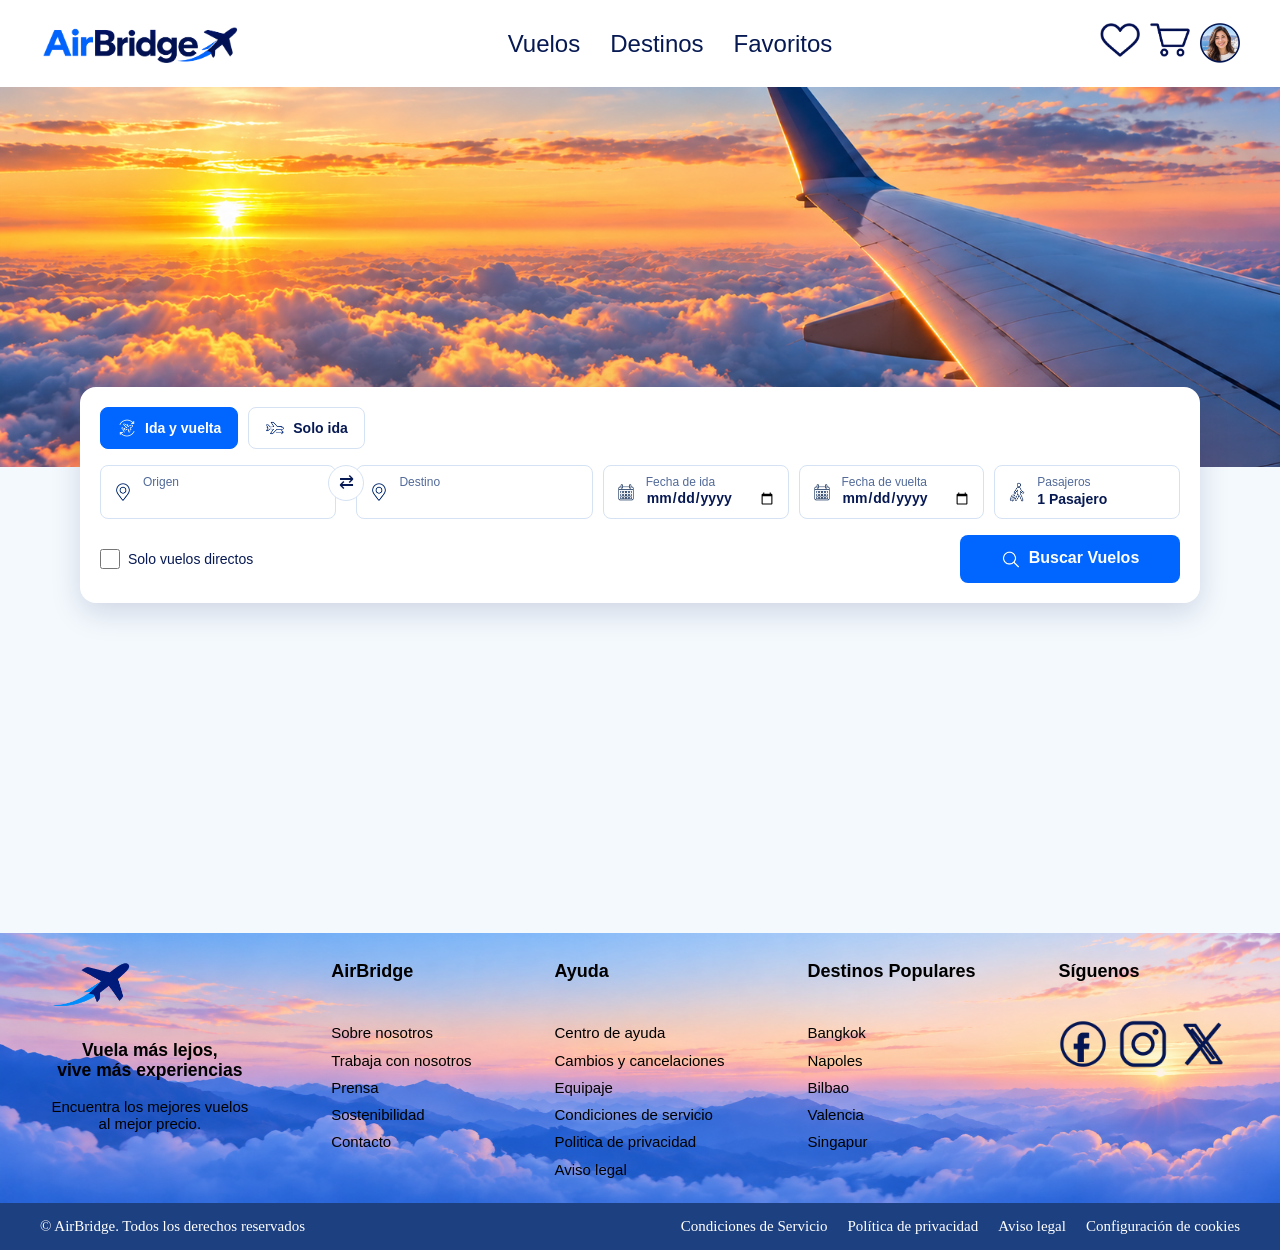
<file: index.html>
<!DOCTYPE html>
<html lang="es">

<head>
    <meta charset="UTF-8">
    <meta name="viewport" content="width=device-width, initial-scale=1.0">
    <meta name="author" content="Grupo4">
    <meta name="description" content="Buscador de vuelos">
    <link rel="icon" href="assets/logo_tab.png" type="image/png">
    <link rel="stylesheet" href="css/normalize.css">
    <link rel="stylesheet" href="css/variables.css">
    <link rel="stylesheet" href="css/style.css">
    <link rel="stylesheet" href="css/index.css">

    <title>AirBridge</title>
</head>

<body>
    <header>
        <nav class="header__nav">

            <a href="index.html" class="header__logo-link">
                <img src="assets/logo.png" alt="image_logo">
            </a>

            <ul class="header__navigator">
                <li>
                    <a class="header__navigator-link" href="index.html">Vuelos</a>
                </li>
                <li>
                    <a class="header__navigator-link" href="#">Destinos</a>
                </li>
                <li>
                    <a class="header__navigator-link" href="#">Favoritos</a>
                </li>
            </ul>
 
            <ul class="header__net">
                <li class="header__net-link">
                    <a href="results.html">
                        <img src="assets/icons/corazon.png" alt="Favorites">
                    </a>
                </li>
                <li class="header__net-link">
                    <a href="shoppingCart.html">
                        <img src="assets/icons/carrito.png" alt="Shopping-car">
                    </a>
                </li>
                <li class="header__net-link">
                    <a href="#">
                        <img src="assets/icons/logged_in.png" alt="User">
                    </a>
                </li>
            </ul>
        </nav>
    </header>
    <main>
        <div>
            <img src="assets/portada.png" class="front__image" alt="image-front">
        </div>
        <form action="" class="form" id="searchForm">
       <!-- FORMULARIO  -->

        </form>
    </main>
    <footer>
        <div class="footer">
            <section class="footer__section">
                <div class="footer__logo">
                    <img  src="assets/logo_tab.png" height="80px" width="80px" alt="image/logo"
                        class="footer__logo-image">
                    <div class="footer__logo-text">
                        <h3>Vuela más lejos, <br> vive más experiencias</h3>
                        <p>Encuentra los mejores vuelos <br> al mejor precio.</p>
                    </div>

                </div>
                <div class="footer__air">
                    <h3 class="footer__air-text">AirBridge</h3>
                    <ul class="footer__air-list">
                        <li>Sobre nosotros</li>
                        <li>Trabaja con nosotros</li>
                        <li>Prensa</li>
                        <li>Sostenibilidad</li>
                        <li>Contacto</li>
                    </ul>
                </div>
                <div class="footer__air">
                    <h3 class="footer__air-text">Ayuda</h3>
                    <ul class="footer__air-list">
                        <li>Centro de ayuda</li>
                        <li>Cambios y cancelaciones</li>
                        <li>Equipaje</li>
                        <li>Condiciones de servicio</li>
                        <li>Politica de privacidad</li>
                        <li>Aviso legal</li>
                    </ul>
                </div>
                <div class="footer__air">
                    <h3 class="footer__air-text">Destinos Populares</h3>
                    <ul class="footer__air-list">
                        <li>Bangkok</li>
                        <li>Napoles</li>
                        <li>Bilbao</li>
                        <li>Valencia</li>
                        <li>Singapur</li>
                    </ul>
                </div>
                <div class="footer__air">
                    <h3 class="footer__air-text">Síguenos</h3>
                    <ul class="footer__logo-list">
                        <li>
                            <img src="assets/icons/facebook.png" height="50px" width="50px" alt="image/facebook">
                        </li>
                        <li>
                            <img src="assets/icons/instagram.png" height="50px" width="50px" alt="image/instagram">
                        </li>
                        <li>
                            <img src="assets/icons/x.png" height="50px" width="50px" alt="image/x">
                        </li>
                    </ul>
                </div>
            </section>

        </div> <!-- footer -->
        <div class="footer__copy">
            <p>&copy; AirBridge. Todos los derechos reservados
            <div class="footer__copy-net">
                <p>Condiciones de Servicio</p>
                <p>Política de privacidad</p>
                <p>Aviso legal</p>
                <p>Configuración de cookies</p>
            </div>
        </div>
    </footer>
    <script type="module" src="js/pages/index.js" ></script>
</body>

</html>
</file>
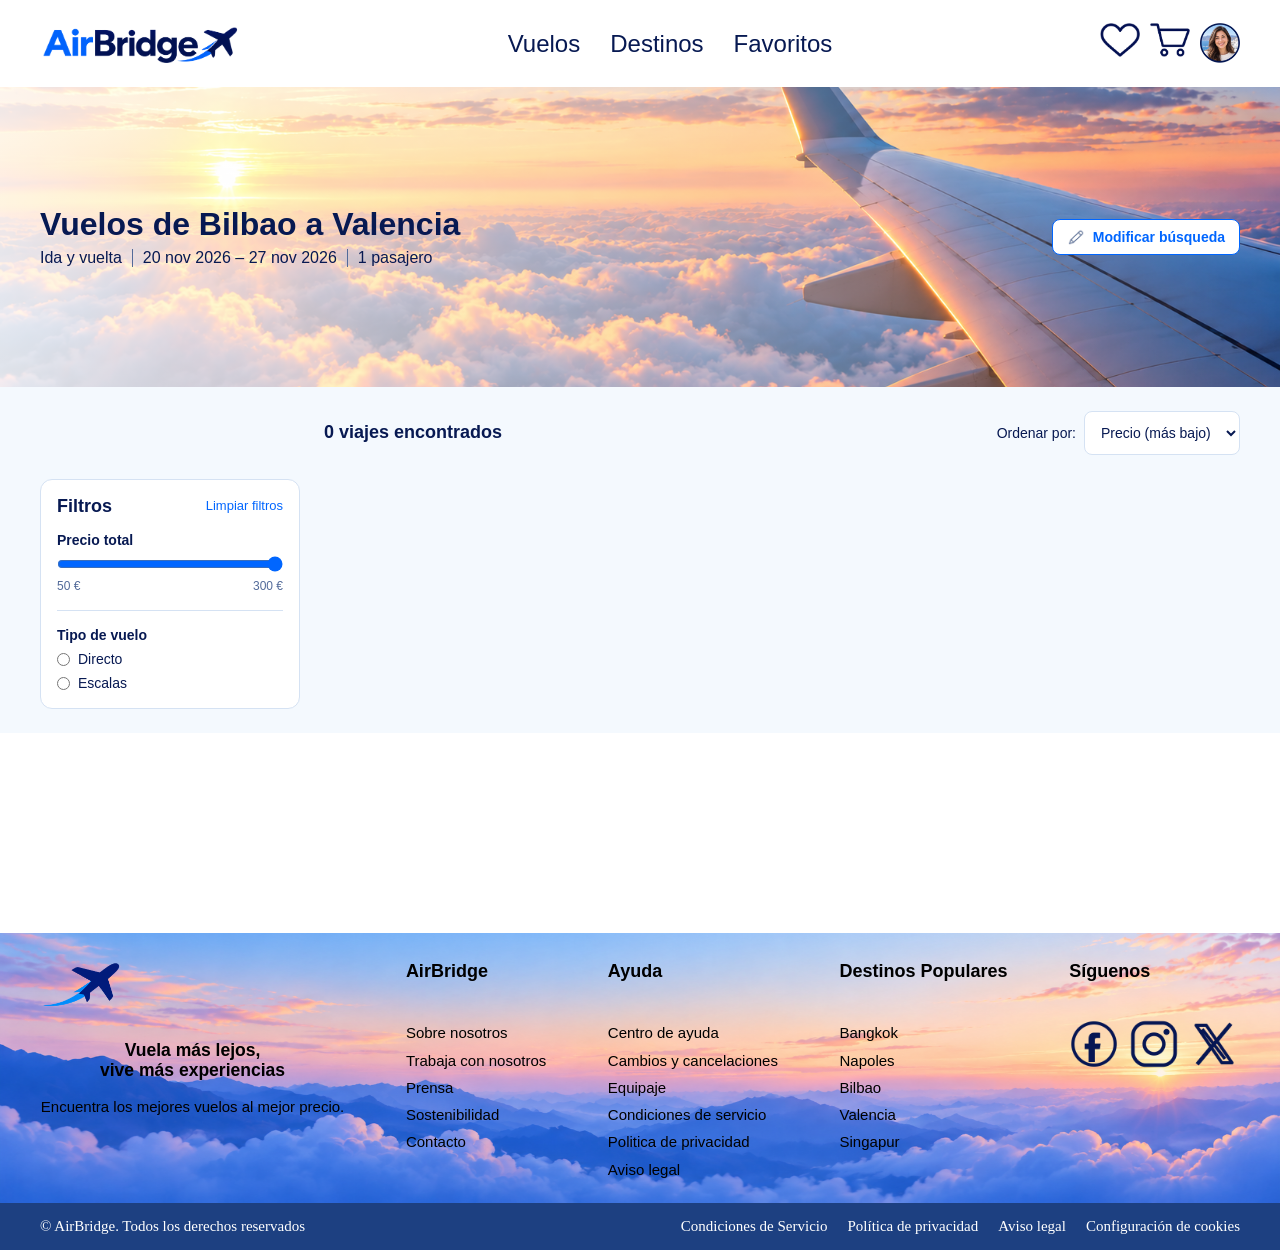
<file: results.html>
<!doctype html>
<html lang="es">

<head>
    <meta charset="UTF-8" />
    <meta name="viewport" content="width=device-width, initial-scale=1.0" />
    <meta name="author" content="Grupo4" />
    <meta name="description" content="Buscador de vuelos" />
    <link rel="icon" href="assets/logo_tab.png" type="image/png" />
    <link rel="stylesheet" href="css/normalize.css" />
    <link rel="stylesheet" href="css/variables.css" />
    <link rel="stylesheet" href="css/style.css" />
    <link rel="stylesheet" href="css/results.css" />

    <title>AirBridge</title>
</head>

<body>
    <header>
        <nav class="header__nav">
            <a href="index.html" class="header__logo-link">
                <img src="assets/logo.png" height="60px" width="200px" alt="image_logo" />
            </a>

            <ul class="header__navigator">
                <li>
                    <a class="header__navigator-link" href="index.html">Vuelos</a>
                </li>
                <li>
                    <a class="header__navigator-link" href="#">Destinos</a>
                </li>
                <li>
                    <a class="header__navigator-link" href="#">Favoritos</a>
                </li>
            </ul>

            <ul class="header__net">
                <li class="header__net-link">
                    <a href="results.html">
                        <img src="assets/icons/corazon.png" height="40px" width="40px" alt="Favorites" />
                    </a>
                </li>
                <li class="header__net-link">
                    <a href="shoppingCart.html">
                        <img src="assets/icons/carrito.png" alt="Shopping-car" />
                    </a>
                </li>
                <li class="header__net-link">
                    <a href="#">
                        <img src="assets/icons/logged_in.png" alt="User" />
                    </a>
                </li>
            </ul>
        </nav>
    </header>
    <main>
        <section class="search-summary">
            <img src="assets/portada.png" class="front__image" alt="" />

            <div class="search-summary__content">
                <div class="search-summary__text">
                    <h1 class="search-summary__title">
                        Vuelos de <span id="summaryOrigin">Bilbao</span> a <span id="summaryDestination">Valencia</span>
                    </h1>
                    <ul class="search-summary__details">
                        <li id="summaryTripType">Ida y vuelta</li>
                        <li>
                            <time id="summaryDepartureDate" datetime="2026-11-20">20 nov 2026</time> –
                            <time id="summaryReturnDate" datetime="2026-11-27">27 nov 2026</time>
                        </li>
                        <li><span id="summaryPassengers">1</span> pasajero</li>
                    </ul>
                </div>

                <a class="search-summary__edit" href="index.html?editar=1">
                    <img src="assets/icons/lapiz.png" alt="" width="18" height="18">
                    Modificar búsqueda
                </a>
            </div>

        </section>
        <div class="results-page">
            <div class="results__toolbar">
                <button class="results__filters-button" id="filtersButton" type="button" aria-controls="filters"
                    aria-expanded="false">
                    Filtros
                </button>
                <h2 class="results__count">
                    <span id="resultsCount">12</span> viajes encontrados
                </h2>
                <label class="results__sort">
                    <span class="results__sort-label">Ordenar por:</span>
                    <select class="results__sort-select" id="sortSelect" name="sort" aria-label="Ordenar por">
                        <option value="priceAsc">Precio (más bajo)</option>
                        <option value="priceDesc">Precio (más alto)</option>
                        <option value="duration">Duración</option>
                    </select>
                </label>
            </div>

            <aside class="filters" id="filters">
                <form class="filters__form" id="filtersForm">
                    <div class="filters__header">
                        <h2 class="filters__title">Filtros</h2>
                        <button class="filters__clear" type="reset">
                            Limpiar filtros
                        </button>
                    </div>

                    <fieldset class="filters__group">
                        <legend class="filters__legend">Precio total</legend>
                        <input class="filters__range" type="range" name="maxPrice" min="50" max="300" step="10"
                            value="300" />
                        <div class="filters__range-labels">
                            <span>50 €</span>
                            <span>300 €</span>
                        </div>
                    </fieldset>

                    <fieldset class="filters__group">
                        <legend class="filters__legend">Tipo de vuelo</legend>
                        <label class="filters__option"><input type="radio" name="stops" value="direct" />
                            Directo</label>
                        <label class="filters__option"><input type="radio" name="stops" value="withStops" />
                            Escalas</label>
                    </fieldset>
                </form>
            </aside>

            <section class="results" id="resultsContainer">
                <!-- Tarjetas viajes -->
            </section>
        </div>
    </main>
    <footer>
        <div class="footer">
            <section class="footer__section">
                <div class="footer__logo">
                    <img src="assets/logo_tab.png" height="80px" width="80px" alt="image/logo"
                        class="footer__logo-image" />
                    <div class="footer__logo-text">
                        <h3>
                            Vuela más lejos, <br />
                            vive más experiencias
                        </h3>
                        <p>Encuentra los mejores vuelos al mejor precio.</p>
                    </div>
                </div>
                <div class="footer__air">
                    <h3 class="footer__air-text">AirBridge</h3>
                    <ul class="footer__air-list">
                        <li>Sobre nosotros</li>
                        <li>Trabaja con nosotros</li>
                        <li>Prensa</li>
                        <li>Sostenibilidad</li>
                        <li>Contacto</li>
                    </ul>
                </div>
                <div class="footer__air">
                    <h3 class="footer__air-text">Ayuda</h3>
                    <ul class="footer__air-list">
                        <li>Centro de ayuda</li>
                        <li>Cambios y cancelaciones</li>
                        <li>Equipaje</li>
                        <li>Condiciones de servicio</li>
                        <li>Politica de privacidad</li>
                        <li>Aviso legal</li>
                    </ul>
                </div>
                <div class="footer__air">
                    <h3 class="footer__air-text">Destinos Populares</h3>
                    <ul class="footer__air-list">
                        <li>Bangkok</li>
                        <li>Napoles</li>
                        <li>Bilbao</li>
                        <li>Valencia</li>
                        <li>Singapur</li>
                    </ul>
                </div>
                <div class="footer__air">
                    <h3 class="footer__air-text">Síguenos</h3>
                    <ul class="footer__logo-list">
                        <li>
                            <img src="assets/icons/facebook.png" height="50px" width="50px" alt="image/facebook" />
                        </li>
                        <li>
                            <img src="assets/icons/instagram.png" height="50px" width="50px" alt="image/instagram" />
                        </li>
                        <li>
                            <img src="assets/icons/x.png" height="50px" width="50px" alt="image/x" />
                        </li>
                    </ul>
                </div>
            </section>
        </div>
        <!-- footer -->
        <div class="footer__copy">
            <p>&copy; AirBridge. Todos los derechos reservados</p>
            <div class="footer__copy-net">
                <p>Condiciones de Servicio</p>
                <p>Política de privacidad</p>
                <p>Aviso legal</p>
                <p>Configuración de cookies</p>
            </div>
        </div>
    </footer>
    <script type="module" src="./js/pages/results.js"></script>
</body>

</html>
</file>
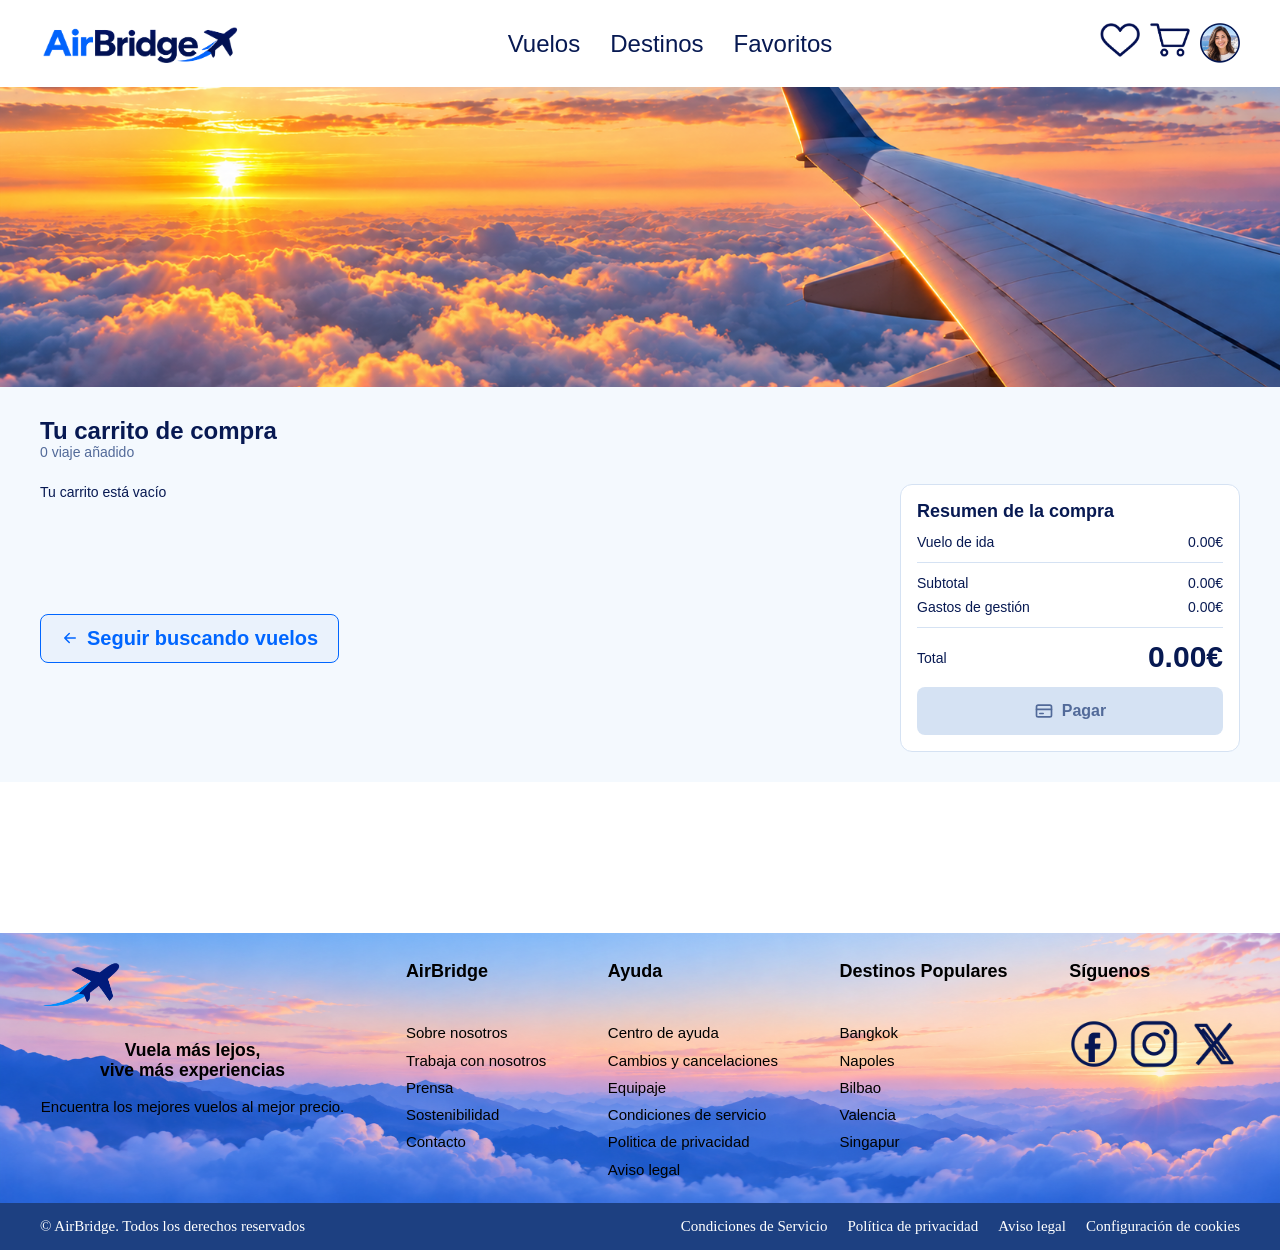
<file: shoppingCart.html>
<!DOCTYPE html>
<html lang="es">

<head>
    <meta charset="UTF-8">
    <meta name="viewport" content="width=device-width, initial-scale=1.0">
    <meta name="author" content="Grupo4">
    <meta name="description" content="Buscador de vuelos">
    <link rel="icon" href="assets/logo_tab.png" type="image/png">
    <link rel="stylesheet" href="css/normalize.css">
    <link rel="stylesheet" href="css/variables.css">
    <link rel="stylesheet" href="css/style.css">
    <link rel="stylesheet" href="css/results.css">
    <link rel="stylesheet" href="css/shoppingCart.css">

    <title>AirBridge</title>
</head>

<body>
    <header>
        <nav class="header__nav">

            <a href="index.html" class="header__logo-link">
                <img src="assets/logo.png" alt="image_logo">
            </a>

            <ul class="header__navigator">
                <li>
                    <a class="header__navigator-link" href="index.html">Vuelos</a>
                </li>
                <li>
                    <a class="header__navigator-link" href="#">Destinos</a>
                </li>
                <li>
                    <a class="header__navigator-link" href="#">Favoritos</a>
                </li>
            </ul>

            <ul class="header__net">
                <li class="header__net-link">
                    <a href="results.html">
                        <img src="assets/icons/corazon.png" alt="Favorites">
                    </a>
                </li>
                <li class="header__net-link">
                    <a href="shoppingCart.html">
                        <img src="assets/icons/carrito.png" alt="Shopping-car">
                    </a>
                </li>
                <li class="header__net-link">
                    <a href="#">
                        <img src="assets/icons/logged_in.png" alt="User">
                    </a>
                </li>
            </ul>
        </nav>
    </header>
    <main>
        <div>
            <img src="assets/portada.png" class="front__image" alt="image-front">
        </div>

        <div class="cart-page">
            <div class="cart__heading">
                <h1 class="cart__title">Tu carrito de compra</h1>
                <p class="cart__count"><span id="cartCount">1</span> viaje añadido</p>
            </div>

            <section class="cart__items" id="cartContainer"></section>
        </div>
    </main>
    <footer>
        <div class="footer">
            <section class="footer__section">
                <div class="footer__logo">
                    <img src="assets/logo_tab.png" height="80px" width="80px" alt="image/logo"
                        class="footer__logo-image">
                    <div class="footer__logo-text">
                        <h3>Vuela más lejos, <br> vive más experiencias</h3>
                        <p>Encuentra los mejores vuelos al mejor precio.</p>
                    </div>

                </div>
                <div class="footer__air">
                    <h3 class="footer__air-text">AirBridge</h3>
                    <ul class="footer__air-list">
                        <li>Sobre nosotros</li>
                        <li>Trabaja con nosotros</li>
                        <li>Prensa</li>
                        <li>Sostenibilidad</li>
                        <li>Contacto</li>
                    </ul>
                </div>
                <div class="footer__air">
                    <h3 class="footer__air-text">Ayuda</h3>
                    <ul class="footer__air-list">
                        <li>Centro de ayuda</li>
                        <li>Cambios y cancelaciones</li>
                        <li>Equipaje</li>
                        <li>Condiciones de servicio</li>
                        <li>Politica de privacidad</li>
                        <li>Aviso legal</li>
                    </ul>
                </div>
                <div class="footer__air">
                    <h3 class="footer__air-text">Destinos Populares</h3>
                    <ul class="footer__air-list">
                        <li>Bangkok</li>
                        <li>Napoles</li>
                        <li>Bilbao</li>
                        <li>Valencia</li>
                        <li>Singapur</li>
                    </ul>
                </div>
                <div class="footer__air">
                    <h3 class="footer__air-text">Síguenos</h3>
                    <ul class="footer__logo-list">
                        <li>
                            <img src="assets/icons/facebook.png" height="50px" width="50px" alt="image/facebook">
                        </li>
                        <li>
                            <img src="assets/icons/instagram.png" height="50px" width="50px" alt="image/instagram">
                        </li>
                        <li>
                            <img src="assets/icons/x.png" height="50px" width="50px" alt="image/x">
                        </li>
                    </ul>
                </div>
            </section>

        </div> <!-- footer -->
        <div class="footer__copy">
            <p>&copy; AirBridge. Todos los derechos reservados
            <div class="footer__copy-net">
                <p>Condiciones de Servicio</p>
                <p>Política de privacidad</p>
                <p>Aviso legal</p>
                <p>Configuración de cookies</p>
            </div>
        </div>
    </footer>
    <script type="module" src="js/pages/shoppingCart.js"></script>

</body>

</html>
</file>
<file: css/variables.css>
:root{

/* =================================================
                  MAIN COLORS                           
===================================================*/

   --color-primary:     #0066FF; /* Azul eléctrico */
   --color-secondary:   #2563EB; /* Azul intenso */
   --color-navy:        #071952; /* Azul marino oscuro */
   --color-success:     #12B76A; /* Verde (vuelo seleccionado) */
   --color-success-dark:#039855; /* Verde oscuro (hover del seleccionado) */

/* =================================================
                BACKGROUND                         
====================================================*/
   
   --bg-primary:        #F4F9FE; /* Blanco azulado muy claro */
   --color-surface:     #FFFFFF; /* Blanco puro */
   --color-surface-blue:#EAF2FC; /* Azul hielo muy claro */

/* ==================================================
                  TEXTS                              
=====================================================*/

   --color-text:           #071952;  /* Azul marino oscuro */
   --color-text-secondary: #526A99;  /* Azul grisáceo */

/* ==================================================
                  BORDERS                              
=====================================================*/

   --color-border:  #D5E2F3; /* Azul grisáceo muy claro */

/* ==================================================
                  FOOTER                              
=====================================================*/

    --color-footer: #1D4081; /* Azul marino medio */

/* ==================================================
                  FONTS                              
=====================================================*/

   --font-primary:      Arial, Helvetica, sans-serif;
   --font-second:       Verdana, Geneva, sans-serif;

}
</file>
<file: css/style.css>
/*==========================================
              ESTILOS GENERALES             
============================================*/


html {
    box-sizing: border-box;
    font-size: 62.5%;
    /* Cambiamos la proporción 1rem = 10px  */
}

*,
*:before,
*:after {
    box-sizing: inherit;
}

/* =============================================
                  COMUNES                       
================================================*/

img {
    display: block;
    max-width: 100%;
    height: auto;
}

a {
    text-decoration: none;
    font-size: 2rem;
    color: var(--color-text);
}

ul {
    list-style: none;
}

.contenedor {
  max-width: 120rem;
  width: 90%;
  margin: 0 auto;
}

/*===============================================
                   HEADER                        
====================================================*/


/*---------------Mobile*/

.header__nav {
    background-color: var(--color-surface);
    display: flex;
    flex-wrap: wrap;
    justify-content: space-between;
    align-items: center;
    margin: 0;
    padding: 1rem 1.6rem;
    row-gap: 1rem;
}

.header__logo-link {
    width: 12rem;
}

.header__navigator {
    display: flex;
    gap: 3rem;
    order: 3;
    width: 100%;
    justify-content: center;
}

.header__navigator-link {
    font-family: var(--font-primary);
    font-size: 1.6rem;
}

.header__net {
    display: flex;
    gap: 1rem;
}

.header__net img {
    width: 2.8rem;
}

/* Círculo con el número de viajes del carrito */
.header__cart-link {
    position: relative;
    display: block;
}

.header__cart-badge {
    position: absolute;
    top: -0.6rem;
    right: -0.8rem;
    display: flex;
    justify-content: center;
    align-items: center;
    min-width: 2rem;
    height: 2rem;
    padding: 0 0.5rem;
    border-radius: 1rem;
    background-color: var(--color-primary);
    color: var(--color-surface);
    font-family: var(--font-primary);
    font-size: 1.2rem;
    font-weight: bold;
    line-height: 1;
}

.header__cart-badge[hidden] {
    display: none;
}


/*--------------Desktop*/
@media (min-width:1024px) {
    .header__nav {
        flex-wrap: nowrap;
        padding: 1rem 4rem;
    }

    .header__logo-link {
        width: 20rem;
    }

    .header__navigator {
        order: 0;
        width: auto;
        gap: 3rem;
    }

    .header__navigator-link {
        font-size: 2.4rem;
    }

    .header__net img {
        width: 4rem;
    }

}







/*================================================
               PORTADA                            
==================================================*/
main {
    margin: 0;
    padding: 0;
    min-height: 94vh;
}

.front__image {
    display: block;
    width: 100%;
    height: 30rem;
    object-fit: cover;
    object-position: center;
    margin: 0;
    padding: 0;
}





/*==================================
            FOOTER                   
=============================================*/
/*==================================
            FOOTER
=============================================*/

/*---------------Mobile*/

.footer {
    background-image: url(../assets/img_footer.png);
    background-size: cover;
    background-repeat: no-repeat;
    background-position: bottom;
}

.footer__section {
    display: grid;
    grid-template-columns: repeat(2, 1fr);
    gap: 2rem;
    padding: 1rem 2rem;

}

.footer__logo-text {
    font-family: var(--font-second);
    font-size: 1.5rem;
}
.footer__logo {
    text-align: center;
}

.footer__air {
    display: flex;
    flex-direction: column;
    gap: 1rem;
}

.footer__air-text {
    font-family: var(--font-primary);
    font-size: 1.8rem;
}

.footer__air-list {
    display: flex;
    flex-direction: column;
    gap: 1rem;
    padding: 0;
    font-family: var(--font-second);
    font-size: 1.5rem;
}

.footer__logo {
    grid-column: 1 / -1;
}

.footer__logo-list {
    display: flex;
    gap: 1rem;
    padding-left: 0;
}

.footer__copy {
    display: flex;
    flex-direction: column;
    gap: 1rem;
    padding: 1rem 1.6rem;
    font-size: 1.5rem;
    background-color: var(--color-footer);
    color: var(--color-surface);
}

.footer__copy-net {
    display: grid;
    grid-template-columns: repeat(2, 1fr);
    gap: 1rem;
}

/*--------------Desktop*/

@media (min-width: 448px) {
    .footer__section {
        display: flex;
        justify-content: space-around;

        /* grid-template-columns: 1.5fr repeat(4, 1fr); */
    }

    .footer__copy {
        flex-direction: row;
        justify-content: space-between;
        padding: 0 4rem;
    }

    .footer__copy-net {
        display: flex;
        gap: 2rem;
    }
}
</file>
<file: css/index.css>
/* ////////////////// MOBILE DESIGN //////////////////// */

main {
   background-color: var(--bg-primary);
}

/* La portada dell'home è più alta; override solo per questa pagina */
.front__image {
   height: 26rem;
}

/* ---------- Card del form ---------- */

.form {
   position: relative;
   margin: -8rem 1.6rem 3rem;
   padding: 1.6rem;
   background-color: var(--color-surface);
   border-radius: 1.6rem;
   box-shadow: 0 1rem 3rem rgba(7, 25, 82, 0.15);
   font-family: var(--font-primary);
   color: var(--color-text);
}

.fieldset-form {
   display: grid;
   grid-template-columns: 1fr 1fr;
   gap: 1rem;
   min-width: 0;
   margin: 0;
   padding: 0;
   border: none;
}

/* ---------- Ida y vuelta / Solo ida ---------- */

.form-buttons-trip {
   grid-column: 1 / -1;
   display: flex;
   gap: 1rem;
   margin-bottom: 0.6rem;
}

#round-trip,
#one-trip {
   display: flex;
   align-items: center;
   gap: 0.8rem;
   padding: 1rem 1.6rem;
   border: 1px solid var(--color-border);
   border-radius: 0.8rem;
   background-color: var(--color-surface);
   color: var(--color-text);
   font-family: inherit;
   font-size: 1.4rem;
   font-weight: bold;
   cursor: pointer;
}

#round-trip::before,
#one-trip::before {
   content: "";
   width: 2rem;
   height: 2rem;
   background-size: contain;
   background-repeat: no-repeat;
   background-position: center;
}

#round-trip::before { background-image: url(../assets/icons/ida_vuelta.png); }
#one-trip::before   { background-image: url(../assets/icons/ida.png); }

/* Il JS non segna il bottone attivo: lo deduciamo dallo stato di "Vuelta".
   Di default è attivo "Ida y vuelta"; con returnDate disabilitato lo è "Solo ida". */
.fieldset-form:not(:has(#returnDate:disabled)) #round-trip,
.fieldset-form:has(#returnDate:disabled) #one-trip {
   background-color: var(--color-primary);
   border-color: var(--color-primary);
   color: var(--color-surface);
}

.fieldset-form:not(:has(#returnDate:disabled)) #round-trip::before,
.fieldset-form:has(#returnDate:disabled) #one-trip::before {
   filter: brightness(0) invert(1);
}

/* ---------- Campi (label + input) ---------- */

.fieldset-form > label {
   display: grid;
   grid-template-columns: 2rem 1fr;
   column-gap: 1rem;
   align-items: center;
   padding: 1rem 1.2rem;
   border: 1px solid var(--color-border);
   border-radius: 0.8rem;
   background-color: var(--color-surface);
   font-size: 1.2rem;
   color: var(--color-text-secondary);
}

/* l'attributo hidden del JS perderebbe contro display:grid */
.fieldset-form > label[hidden] {
   display: none;
}

.fieldset-form > label:focus-within {
   border-color: var(--color-primary);
}

/* icona a sinistra, a cavallo delle due righe (etichetta + input) */
.fieldset-form > label::before {
   content: "";
   grid-row: 1 / span 2;
   width: 2rem;
   height: 2rem;
   background-size: contain;
   background-repeat: no-repeat;
   background-position: center;
}

label[for="origin"]::before        { background-image: url(../assets/icons/ubicacion.png); }
label[for="destination"]::before   { background-image: url(../assets/icons/ubicacion.png); }
label[for="departureDate"]::before { background-image: url(../assets/icons/calendario.png); }
label[for="returnDate"]::before    { background-image: url(../assets/icons/calendario.png); }
label[for="passenger"]::before     { background-image: url(../assets/icons/pasajero.png); }

.fieldset-form > label input,
.fieldset-form > label select {
   width: 100%;
   min-width: 0;
   padding: 0;
   border: none;
   background: transparent;
   font-family: inherit;
   font-size: 1.4rem;
   font-weight: bold;
   color: var(--color-text);
   appearance: none;
}

.fieldset-form > label input:focus,
.fieldset-form > label select:focus {
   outline: none;
}


/* Mobile: origen, destino, pasajeros a tutta larghezza; le date in due colonne */
label[for="origin"],
label[for="destination"],
label[for="passenger"] {
   grid-column: 1 / -1;
}

/* Con "Solo ida" la data de ida occupa tutta la riga */
.fieldset-form:has(#returnDate:disabled) label[for="departureDate"] {
   grid-column: 1 / -1;
}

/* ---------- Swap ---------- */

#swap {
   grid-column: 1 / -1;
   justify-self: center;
   width: 3.6rem;
   height: 3.6rem;
   margin: -1.6rem 0;
   z-index: 1;
   border: 1px solid var(--color-border);
   border-radius: 50%;
   background-color: var(--color-surface);
   color: var(--color-text);
   font-size: 1.8rem;
   cursor: pointer;
}

/* ---------- Checkbox + Buscar ---------- */

.formSubmit {
   grid-column: 1 / -1;
   display: flex;
   flex-direction: column;
   gap: 1.6rem;
   margin-top: 0.6rem;
}

.formSubmit label {
   display: flex;
   align-items: center;
   gap: 0.8rem;
   font-size: 1.4rem;
   cursor: pointer;
}

#directCheckbox {
   width: 2rem;
   height: 2rem;
   accent-color: var(--color-primary);
}

#submit-form {
   display: flex;
   justify-content: center;
   align-items: center;
   gap: 0.8rem;
   padding: 1.4rem 2.4rem;
   border: none;
   border-radius: 0.8rem;
   background-color: var(--color-primary);
   color: var(--color-surface);
   font-family: inherit;
   font-size: 1.6rem;
   font-weight: bold;
   cursor: pointer;
}

#submit-form:hover {
   background-color: var(--color-secondary);
}

#submit-form::before {
   content: "";
   width: 2rem;
   height: 2rem;
   background: url(../assets/icons/lupa.png) center / contain no-repeat;
   filter: brightness(0) invert(1);
}


/*  ///////////////////////////////////////////////////////////
   //////////////   DESIGNS OF OTHER DEVICES   ///////////////
/* ////////////////////////////////////////////////////////// */

@media (min-width: 1024px) {

   .front__image {
      height: 38rem;
   }

   .form {
      max-width: 112rem;
      margin: -8rem auto 4rem;
      padding: 2rem;
   }

   /* origen | swap (colonna a larghezza 0) | destino | ida | vuelta | pasajeros */
   .fieldset-form {
      grid-template-columns: 1.4fr 0 1.4fr 1.1fr 1.1fr 1.1fr;
   }

   label[for="origin"],
   label[for="destination"],
   label[for="passenger"],
   .fieldset-form:has(#returnDate:disabled) label[for="departureDate"] {
      grid-column: auto;
   }

   #swap {
      grid-column: auto;
      margin: 0 -1.8rem;
   }

   .formSubmit {
      flex-direction: row;
      justify-content: space-between;
      align-items: center;
   }

   #submit-form {
      min-width: 22rem;
   }
}
</file>
<file: css/results.css>
/* ////////////////// MOBILE DESIGN //////////////////// */
.results-page {
   display: flex;
   flex-direction: column;
   gap: 1.6rem;
   padding: 2rem 1.6rem;
   background-color: var(--bg-primary);
   font-family: var(--font-primary);
   font-size: 1.4rem;
   color: var(--color-text);
}

.results,
.results__list {
   display: flex;
   flex-direction: column;
   gap: 1.6rem;
}

/* ---------- Barra superior: filtros, contador, ordenar ---------- */

.results__toolbar {
   display: grid;
   grid-template-columns: 1fr 1fr;
   grid-template-areas:
      "button sort"
      "count  count";
   align-items: center;
   gap: 1.2rem;
}

.results__filters-button {
   grid-area: button;
}

.results__sort {
   grid-area: sort;
}

.results__count {
   grid-area: count;
   margin: 0;
   font-size: 1.8rem;
}

.results__filters-button,
.results__sort-select {
   width: 100%;
   padding: 1.2rem;
   border: 1px solid var(--color-border);
   border-radius: 0.8rem;
   background-color: var(--color-surface);
   color: var(--color-text);
   font-size: 1.4rem;
   cursor: pointer;
}

.results__sort-label {
   display: none;
}

/* ---------- Panel de filtros ---------- */

.filters {
   display: none;
   padding: 1.6rem;
   background-color: var(--color-surface);
   border: 1px solid var(--color-border);
   border-radius: 1.2rem;
   accent-color: var(--color-primary);
}

.filters--open {
   display: block;
}

.filters__form {
   display: flex;
   flex-direction: column;
   gap: 1.6rem;
}

.filters__header {
   display: flex;
   justify-content: space-between;
   align-items: center;
}

.filters__title {
   margin: 0;
   font-size: 1.8rem;
}

.filters__clear {
   padding: 0;
   border: none;
   background: none;
   color: var(--color-primary);
   font-size: 1.3rem;
   cursor: pointer;
}

.filters__group {
   display: flex;
   flex-direction: column;
   gap: 0.8rem;
   margin: 0;
   padding: 0;
   border: none;
}

.filters__group:not(:last-child) {
   padding-bottom: 1.6rem;
   border-bottom: 1px solid var(--color-border);
}

.filters__legend {
   margin-bottom: 0.8rem;
   padding: 0;
   font-weight: bold;
}

.filters__option {
   display: flex;
   align-items: center;
   gap: 0.8rem;
   cursor: pointer;
}

.filters__range {
   width: 100%;
}

.filters__range-labels {
   display: flex;
   justify-content: space-between;
   font-size: 1.2rem;
   color: var(--color-text-secondary);
}

.flight-card {
   display: flex;
   flex-direction: column;
   gap: 1.6rem;
   padding: 1.6rem;
   background-color: var(--color-surface);
   border: 1px solid var(--color-border);
   border-radius: 1.2rem;
}

.flight-card p,
.flight-card h3 {
   margin: 0;
}

.flight-card__header {
   display: grid;
   grid-template-columns: 1fr auto 1fr;
   align-items: center;
   gap: 1.2rem;
}

.flight-card__airline-logo {
   object-fit: contain;
   border-radius: 0.8rem;
}

.flight-card__airline {
   text-align: center;
}

.flight-card__airline-name {
   font-size: 1.6rem;
}

.flight-card__flight-number,
.flight-card__date {
   font-size: 1.2rem;
   color: var(--color-text-secondary);
}

.flight-card__date {
   justify-self: end;
   text-align: right;
}

.flight-card__route {
   display: flex;
   align-items: flex-start;
   gap: 0.8rem;
}

.flight-card__airport {
   flex: 1;
   display: flex;
   flex-direction: column;
   gap: 0.2rem;
}

.flight-card__airport--destination {
   text-align: right;
}

.flight-card__time {
   font-size: 2rem;
   font-weight: bold;
}

.flight-card__code {
   font-weight: bold;
}

.flight-card__airport-name,
.flight-card__location {
   font-size: 1.2rem;
   color: var(--color-text-secondary);
}

.flight-card__line {
   flex: 1;
   display: flex;
   align-items: center;
   gap: 0.4rem;
   height: 2.4rem;
}

.flight-card__line::before,
.flight-card__line::after {
   content: "";
   flex: 1;
   height: 1px;
   background-color: var(--color-text-secondary);
}

.flight-card__info {
   display: flex;
   justify-content: space-between;
   margin: 0;
   padding: 0;
   font-size: 1.2rem;
   color: var(--color-text-secondary);
}

.flight-card__price {
   display: flex;
   flex-direction: column;
   align-items: center;
   gap: 0.8rem;
   padding: 1.6rem;
   background-color: var(--color-surface-blue);
   border-radius: 1.2rem;
}

.flight-card__price-label {
   font-size: 1.2rem;
   color: var(--color-text-secondary);
}

.flight-card__price-amount {
   font-size: 2.8rem;
   font-weight: bold;
}

.flight-card__button {
   display: flex;
   justify-content: center;
   align-items: center;
   gap: 0.8rem;
   width: 100%;
   padding: 1.2rem;
   border: 2px solid var(--color-primary);
   border-radius: 0.8rem;
   background-color: var(--color-primary);
   color: var(--color-surface);
   font-size: 1.6rem;
   font-weight: bold;
   cursor: pointer;
}

.flight-card__button:hover {
   background-color: var(--color-secondary);
   border-color: var(--color-secondary);
}

.flight-card__button[aria-pressed="true"] {
   background-color: var(--color-success);
   border-color: var(--color-success);
   color: var(--color-surface);
}

.flight-card__button[aria-pressed="true"]:hover {
   background-color: var(--color-success-dark);
   border-color: var(--color-success-dark);
}

.flight-card__button-check {
   display: none;
   fill: none;
   stroke: currentColor;
   stroke-width: 3;
   stroke-linecap: round;
   stroke-linejoin: round;
}

.flight-card__button[aria-pressed="true"] .flight-card__button-check {
   display: block;
}

.flight-card__details {
   display: flex;
   flex-direction: column;
   gap: 1.2rem;
}

.flight-card__details+.flight-card__details {
   padding-top: 1.6rem;
   border-top: 1px dashed var(--color-border);
}

.flight-card__leg {
   display: flex;
   align-items: center;
   gap: 0.6rem;
   margin: 0;
   font-size: 1.3rem;
   font-weight: bold;
   color: var(--color-primary);
}

/* ---------- Resumen de la búsqueda (portada) ---------- */

.search-summary {
   position: relative;
}

.search-summary__content {
   position: absolute;
   inset: 0;
   display: flex;
   flex-direction: column;
   justify-content: center;
   align-items: flex-start;
   gap: 1.2rem;
   padding: 1.6rem;
   background: linear-gradient(to right, rgba(255, 255, 255, 0.85), rgba(255, 255, 255, 0));
   font-family: var(--font-primary);
   color: var(--color-text);
}

.search-summary__title {
   margin: 0;
   font-size: 2.2rem;
}

.search-summary__details {
   display: flex;
   flex-wrap: wrap;
   gap: 0.4rem 1rem;
   margin: 0.6rem 0 0;
   padding: 0;
   font-size: 1.3rem;
}

.search-summary__details li+li {
   padding-left: 1rem;
   border-left: 1px solid var(--color-text-secondary);
}

.search-summary__edit {
   display: inline-flex;
   align-items: center;
   gap: 0.8rem;
   padding: 0.8rem 1.4rem;
   border: 1px solid var(--color-primary);
   border-radius: 0.8rem;
   background-color: var(--color-surface);
   color: var(--color-primary);
   font-size: 1.4rem;
   font-weight: bold;
}





/*  /////////////////////////////////////////////////////////// 
   //////////////   DESIGNS OF OTHER DEVICES   ///////////////
/* ////////////////////////////////////////////////////////// */


@media (min-width: 1024px) {

   .search-summary__content {
      flex-direction: row;
      justify-content: space-between;
      align-items: center;
      padding: 0 4rem;
   }

   .search-summary__title {
      font-size: 3.2rem;
   }

   .search-summary__details {
      font-size: 1.6rem;
   }

   .results-page {
      display: grid;
      grid-template-columns: 26rem 1fr;
      grid-template-areas:
         ".       toolbar"
         "filters results";
      align-items: start;
      gap: 2.4rem;
      padding: 2.4rem 4rem;
   }

   .results__toolbar {
      grid-area: toolbar;
   }

   .filters {
      display: block;
      grid-area: filters;
   }

   .results {
      grid-area: results;
   }


   .results__filters-button {
      display: none;
   }

   .results__toolbar {
      grid-template-columns: 1fr auto;
      grid-template-areas: "count sort";
   }

   .results__sort {
      display: flex;
      align-items: center;
      gap: 0.8rem;
   }

   .results__sort-label {
      display: inline;
      white-space: nowrap;
   }

   .results__sort-select {
      width: auto;
   }

   .flight-card {
      display: grid;
      grid-template-columns: 1fr 18rem;
      align-items: start;
      gap: 1.6rem 2.4rem;
   }

   .flight-card__price {
      grid-column: 2;
      grid-row: 1 / span 2;
      align-self: stretch;
      justify-content: center;
   }
}

@media (min-width: 1280px) {

   .flight-card {
      grid-template-columns: 1fr 1fr 18rem;
   }

   .flight-card__price {
      grid-column: 3;
      grid-row: 1;
   }

   .flight-card__details+.flight-card__details {
      padding-top: 0;
      padding-left: 2.4rem;
      border-top: none;
      border-left: 1px dashed var(--color-border);
   }
}
</file>
<file: css/shoppingCart.css>
/* ////////////////// MOBILE DESIGN //////////////////// */
 
.cart-page {
   --color-danger: #D92D20;
   --color-danger-dark: #B42318;
 
   display: flex;
   flex-direction: column;
   gap: 1.6rem;
   padding: 2rem 1.6rem;
   background-color: var(--bg-primary);
   font-family: var(--font-primary);
   font-size: 1.4rem;
   color: var(--color-text);
}
 
.cart-page p,
.cart-page h1,
.cart-page h2,
.cart-page h3 {
   margin: 0;
}
 
.cart__title {
   font-size: 2.4rem;
}
 
.cart__count {
   margin-top: 0.4rem;
   color: var(--color-text-secondary);
}
 
.cart__items {
   display: flex;
   flex-direction: column;
   gap: 1.2rem;
}
 
/* Bottone Eliminar rosso */
.flight-card__button--remove {
   background-color: var(--color-danger);
   border-color: var(--color-danger);
}
 
.flight-card__button--remove:hover {
   background-color: var(--color-danger-dark);
   border-color: var(--color-danger-dark);
}
 
/* ---------- Seguir buscando ---------- */
 
.cart__continue {
   display: flex;
   align-items: center;
   justify-content: center;
   gap: 0.8rem;
   padding: 1.2rem 2rem;
   border: 1px solid var(--color-primary);
   border-radius: 0.8rem;
   background-color: var(--color-surface-blue);
   color: var(--color-primary);
   font-weight: bold;
   text-decoration: none;
}
 
.cart__continue svg,
.summary__pay svg {
   fill: none;
   stroke: currentColor;
   stroke-width: 2;
   stroke-linecap: round;
   stroke-linejoin: round;
}
 
/* ---------- Resumen de la compra ---------- */
 
.summary {
   display: flex;
   flex-direction: column;
   gap: 1.2rem;
   padding: 1.6rem;
   background-color: var(--color-surface);
   border: 1px solid var(--color-border);
   border-radius: 1.2rem;
}
 
.summary__title {
   font-size: 1.8rem;
}
 
.summary__list {
   display: flex;
   flex-direction: column;
   gap: 0.8rem;
   margin: 0;
   padding: 0 0 1.2rem;
   list-style: none;
   border-bottom: 1px solid var(--color-border);
}
 
.summary__row,
.summary__total {
   display: flex;
   justify-content: space-between;
   align-items: center;
}
 
.summary__total strong {
   font-size: 3rem;
}
 
.summary__pay {
   display: flex;
   justify-content: center;
   align-items: center;
   gap: 0.8rem;
   padding: 1.4rem;
   border: none;
   border-radius: 0.8rem;
   background-color: var(--color-primary);
   color: var(--color-surface);
   font-size: 1.6rem;
   font-weight: bold;
   cursor: pointer;
}
 
.summary__pay:hover {
   background-color: var(--color-secondary);
}
 
.summary__pay:disabled {
   background-color: var(--color-border);
   color: var(--color-text-secondary);
   cursor: not-allowed;
}
 
/* ---------- Compra completada ---------- */
 
.cart__success {
   width: 100%;
   max-width: 60rem;
   margin: 0 auto;
   display: flex;
   flex-direction: column;
   gap: 0.8rem;
   padding: 2.4rem 1.6rem;
   border: 1px solid var(--color-success);
   border-radius: 1.2rem;
   background-color: var(--color-surface);
   text-align: center;
}
 
.cart__success-title {
   color: var(--color-success);
   font-size: 2.4rem;
}
 
 
/*  ///////////////////////////////////////////////////////////
   //////////////   DESIGNS OF OTHER DEVICES   ///////////////
/* ////////////////////////////////////////////////////////// */
 
@media (min-width: 1024px) {
 
   .cart-page {
      display: grid;
      grid-template-columns: 1fr 34rem;
      grid-template-areas:
         "heading heading"
         "items    summary"
         "continue summary";
      align-items: start;
      gap: 2.4rem;
      padding: 3rem 4rem;
   }
 
   .cart__heading {
      grid-area: heading;
   }
 
   .cart__items {
      grid-area: items;
   }
 
   .summary {
      grid-area: summary;
      position: sticky;
      top: 2rem;
   }
 
   .cart__continue {
      grid-area: continue;
      justify-self: start;
   }
 
   /* Compra completada: el mensaje ocupa todo el ancho (ya no hay resumen) */
   .cart-page--completed {
      grid-template-areas:
         "heading heading"
         "items    items"
         "continue continue";
   }
 
   .cart-page--completed .cart__continue {
      justify-self: center;
   }
}
</file>
